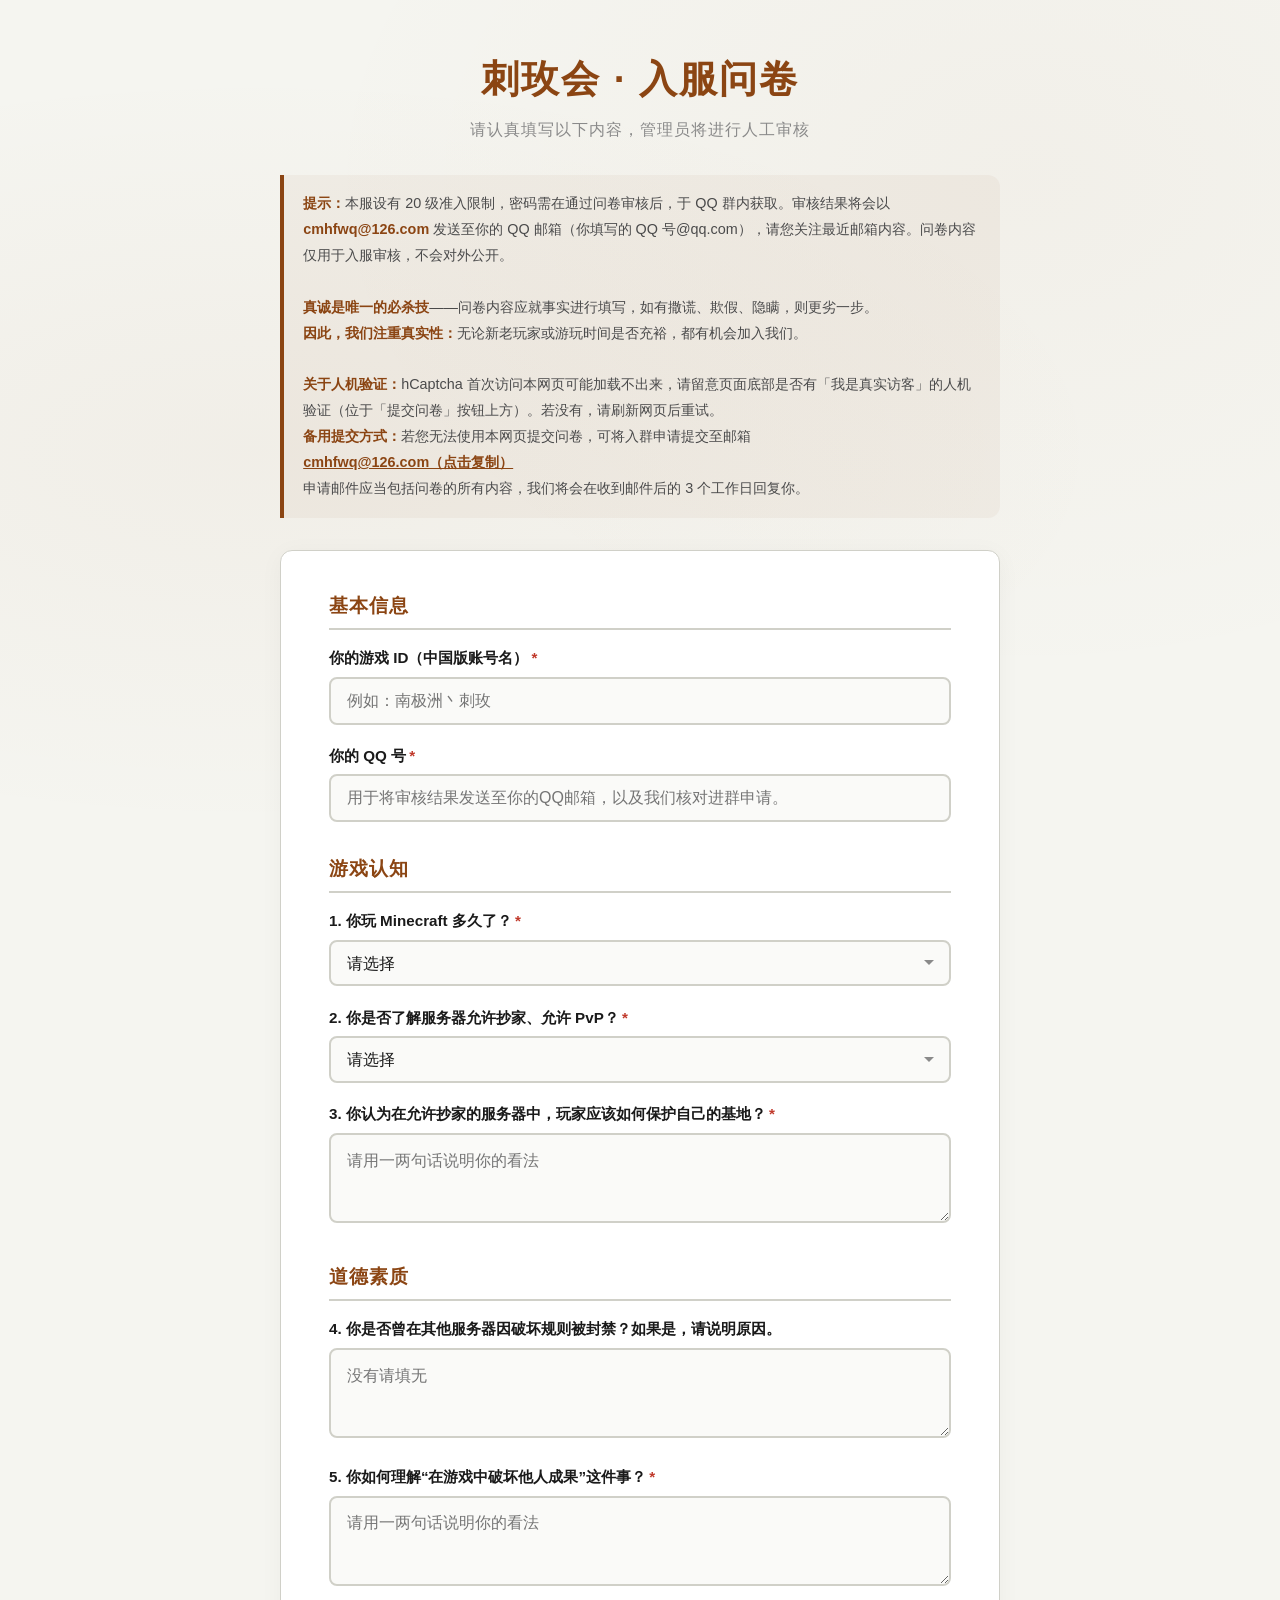
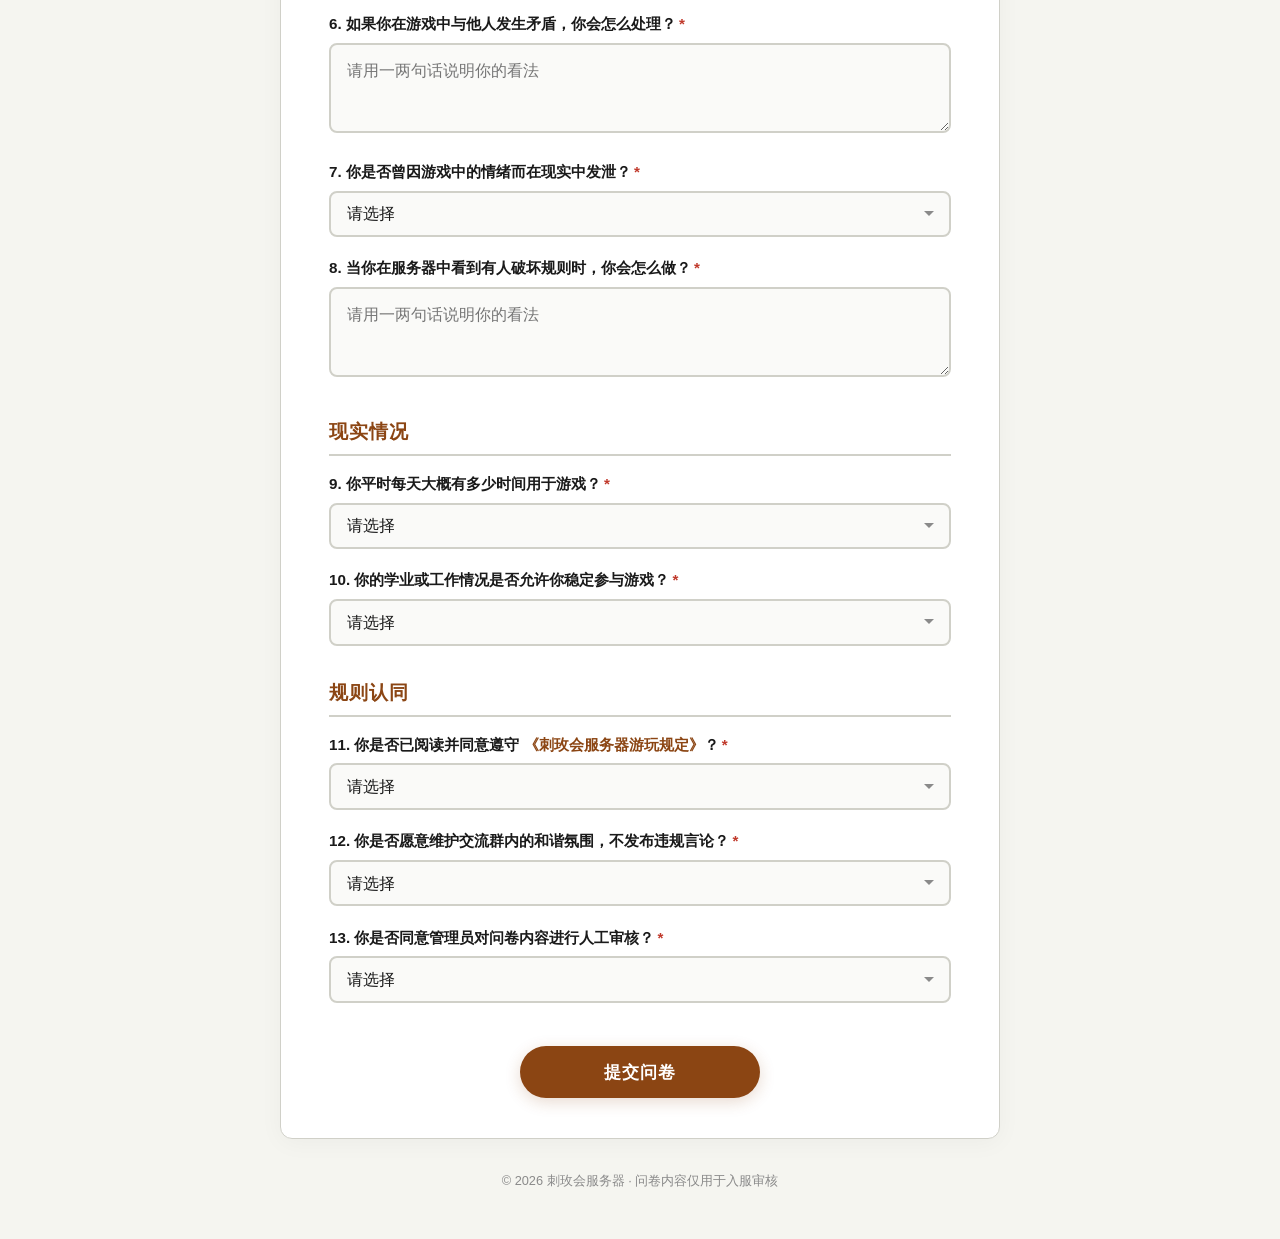
<file: index.html>
<!DOCTYPE html>
<html lang="zh-CN">
<head>
    <meta charset="UTF-8">
    <meta name="viewport" content="width=device-width, initial-scale=1.0">
    <title>刺玫会 · 入服问卷</title>
    <link rel="icon" type="image/png" href="favicon.png" />
    <link rel="stylesheet" href="style.css" />
    <script src="https://web3forms.com/client/script.js" async defer></script>
    <script>
        // 记录页面加载时间
        var formStartTime = Date.now();
        // 记录每题开始填写的时间
        var questionStartTimes = {};

        document.addEventListener('DOMContentLoaded', function() {
            var fields = document.querySelectorAll('input[name], select[name], textarea[name]');
            fields.forEach(function(field) {
                var name = field.getAttribute('name');
                if (!name || name === 'access_key' || name === 'subject' || name === 'from_name') return;

                field.addEventListener('focus', function() {
                    if (!questionStartTimes[name]) {
                        questionStartTimes[name] = Date.now();
                    }
                });

                field.addEventListener('change', function() {
                    if (!questionStartTimes[name]) {
                        questionStartTimes[name] = Date.now();
                    }
                });
            });
        });
    </script>
</head>
<body>
    <div class="container">
        <!-- 页面内提示框 -->
        <div id="toast" class="toast"></div>

        <!-- 标题 -->
        <h1 class="page-title">刺玫会 · 入服问卷</h1>
        <p class="page-subtitle">请认真填写以下内容，管理员将进行人工审核</p>

        <!-- 提示框 -->
        <div class="notice">
            <strong>提示：</strong>本服设有 20 级准入限制，密码需在通过问卷审核后，于 QQ 群内获取。审核结果将会以<strong> cmhfwq@126.com </strong>发送至你的 QQ 邮箱（你填写的 QQ 号@qq.com），请您关注最近邮箱内容。问卷内容仅用于入服审核，不会对外公开。<br><br>
            <strong>真诚是唯一的必杀技</strong>——问卷内容应就事实进行填写，如有撒谎、欺假、隐瞒，则更劣一步。<br>
            <strong>因此，我们注重真实性：</strong>无论新老玩家或游玩时间是否充裕，都有机会加入我们。<br><br>
            <strong>关于人机验证：</strong>hCaptcha 首次访问本网页可能加载不出来，请留意页面底部是否有「我是真实访客」的人机验证（位于「提交问卷」按钮上方）。若没有，请刷新网页后重试。<br>
            <strong>备用提交方式：</strong>若您无法使用本网页提交问卷，可将入群申请提交至邮箱<br> <strong><span id="email-copy-2" style="cursor:pointer; text-decoration:underline; color:var(--accent);" onclick="copyEmail('cmhfwq@126.com', 'copy-tip-2')">cmhfwq@126.com（点击复制）</span><span id="copy-tip-2" style="display:none; font-size:0.8rem; color:var(--text-muted); margin-left:0.5rem;">已复制，请去QQ邮箱写信</span></strong><br>申请邮件应当包括问卷的所有内容，我们将会在收到邮件后的 3 个工作日回复你。
        </div>

        <!-- 表单卡片 -->
        <div class="form-card">
            <form action="https://api.web3forms.com/submit" method="POST">
                <input type="hidden" name="access_key" value="2aa01217-4116-4361-85f9-f4e2db3414f3">
                <input type="hidden" name="subject" value="刺玫会入服问卷申请">
                <input type="hidden" name="from_name" value="刺玫会问卷系统">

                <!-- 填写时长记录（隐藏） -->
                <input type="hidden" name="提交时间" id="submitTime" value="">
                <input type="hidden" name="填写总时长" id="totalDuration" value="">
                <input type="hidden" name="各题填写时长" id="perQuestionDuration" value="">

                <!-- ============================================================ -->
                <!-- 基本信息 -->
                <!-- ============================================================ -->
                <div class="section-title">基本信息</div>

                <div class="form-group">
                    <label>你的游戏 ID（中国版账号名）<span class="required">*</span></label>
                    <input type="text" name="游戏ID" required placeholder="例如：南极洲丶刺玫">
                </div>

                <div class="form-group">
                    <label>你的 QQ 号<span class="required">*</span></label>
                    <input type="text" name="QQ号" required placeholder="用于将审核结果发送至你的QQ邮箱，以及我们核对进群申请。">
                </div>

                <!-- ============================================================ -->
                <!-- 游戏认知 -->
                <!-- ============================================================ -->
                <div class="section-title">游戏认知</div>

                <div class="form-group">
                    <label>1. 你玩 Minecraft 多久了？<span class="required">*</span></label>
                    <select name="游玩时长" required>
                        <option value="">请选择</option>
                        <option value="小于3个月">小于 3 个月</option>
                        <option value="3个月到1年">3 个月到 1 年</option>
                        <option value="1年以上">1 年以上</option>
                    </select>
                </div>

                <div class="form-group">
                    <label>2. 你是否了解服务器允许抄家、允许 PvP？<span class="required">*</span></label>
                    <select name="玩法认知" required>
                        <option value="">请选择</option>
                        <option value="了解并接受">了解并接受</option>
                        <option value="了解但不太接受">了解，但不太接受</option>
                        <option value="不了解">不了解</option>
                    </select>
                </div>

                <div class="form-group">
                    <label>3. 你认为在允许抄家的服务器中，玩家应该如何保护自己的基地？<span class="required">*</span></label>
                    <textarea name="基地保护认知" required placeholder="请用一两句话说明你的看法"></textarea>
                </div>

                <!-- ============================================================ -->
                <!-- 道德素质 -->
                <!-- ============================================================ -->
                <div class="section-title">道德素质</div>

                <div class="form-group">
                    <label>4. 你是否曾在其他服务器因破坏规则被封禁？如果是，请说明原因。</label>
                    <textarea name="封禁历史" placeholder="没有请填无"></textarea>
                </div>

                <div class="form-group">
                    <label>5. 你如何理解“在游戏中破坏他人成果”这件事？<span class="required">*</span></label>
                    <textarea name="破坏认知" required placeholder="请用一两句话说明你的看法"></textarea>
                </div>

                <div class="form-group">
                    <label>6. 如果你在游戏中与他人发生矛盾，你会怎么处理？<span class="required">*</span></label>
                    <textarea name="矛盾处理" required placeholder="请用一两句话说明你的看法"></textarea>
                </div>

                <div class="form-group">
                    <label>7. 你是否曾因游戏中的情绪而在现实中发泄？<span class="required">*</span></label>
                    <select name="情绪管理" required>
                        <option value="">请选择</option>
                        <option value="从未">从未</option>
                        <option value="偶尔">偶尔</option>
                        <option value="经常">经常</option>
                    </select>
                </div>

                <div class="form-group">
                    <label>8. 当你在服务器中看到有人破坏规则时，你会怎么做？<span class="required">*</span></label>
                    <textarea name="规则维护" required placeholder="请用一两句话说明你的看法"></textarea>
                </div>

                <!-- ============================================================ -->
                <!-- 现实情况 -->
                <!-- ============================================================ -->
                <div class="section-title">现实情况</div>

                <div class="form-group">
                    <label>9. 你平时每天大概有多少时间用于游戏？<span class="required">*</span></label>
                    <select name="时间分配" required>
                        <option value="">请选择</option>
                        <option value="少于30分钟">少于 30 分钟</option>
                        <option value="30分钟到2小时">30 分钟到 2 小时</option>
                        <option value="2小时以上">2 小时以上</option>
                    </select>
                </div>

                <div class="form-group">
                    <label>10. 你的学业或工作情况是否允许你稳定参与游戏？<span class="required">*</span></label>
                    <select name="现实状态" required>
                        <option value="">请选择</option>
                        <option value="时间充裕">时间充裕</option>
                        <option value="时间一般">时间一般</option>
                        <option value="时间紧张">时间紧张</option>
                    </select>
                </div>

                <!-- ============================================================ -->
                <!-- 规则认同 -->
                <!-- ============================================================ -->
                <div class="section-title">规则认同</div>

                <div class="form-group">
                    <label>11. 你是否已阅读并同意遵守 <a href="https://soserver.github.io/wiki/#page-%E6%B8%B8%E7%8E%A9%E8%A7%84%E5%AE%9AV2.0" target="_blank">《刺玫会服务器游玩规定》</a>？<span class="required">*</span></label>
                    <select name="规则认同" required>
                        <option value="">请选择</option>
                        <option value="已阅读并同意">已阅读并同意</option>
                        <option value="未阅读">未阅读</option>
                    </select>
                </div>

                <div class="form-group">
                    <label>12. 你是否愿意维护交流群内的和谐氛围，不发布违规言论？<span class="required">*</span></label>
                    <select name="群内态度" required>
                        <option value="">请选择</option>
                        <option value="愿意">愿意</option>
                        <option value="不愿意">不愿意</option>
                    </select>
                </div>

                <div class="form-group">
                    <label>13. 你是否同意管理员对问卷内容进行人工审核？<span class="required">*</span></label>
                    <select name="审核同意" required>
                        <option value="">请选择</option>
                        <option value="同意">同意</option>
                        <option value="不同意">不同意</option>
                    </select>
                </div>

                <div class="h-captcha" data-captcha="true"></div>

                <button type="submit" class="submit-btn">提交问卷</button>
            </form>
        </div>

        <div class="footer">
            <p>&copy; 2026 刺玫会服务器 · 问卷内容仅用于入服审核</p>
        </div>
    </div>

    <script>
        // ============================================================
        // 页面内提示框
        // ============================================================
        var toastTimer = null;

        function showToast(message, type) {
            var toast = document.getElementById('toast');
            if (!toast) return;

            toast.textContent = message;
            toast.className = 'toast show';
            if (type) toast.classList.add(type);

            if (toastTimer) clearTimeout(toastTimer);
            toastTimer = setTimeout(function() {
                toast.classList.remove('show');
            }, 3000);
        }

        // ============================================================
        // 提交处理
        // ============================================================
        document.querySelector('form').addEventListener('submit', function(e) {
            // ========== 1. 检查 hCaptcha 是否完成 ==========
            var captchaResponse = document.querySelector('[name="h-captcha-response"]');
            if (!captchaResponse || !captchaResponse.value) {
                e.preventDefault();
                showToast('请先完成人机验证后再提交。', 'warning');

                // 尝试重新加载人机验证
                var captchaContainer = document.querySelector('.h-captcha');
                if (captchaContainer) {
                    captchaContainer.innerHTML = '';
                    // 移除旧的 hCaptcha 脚本
                    var oldScript = document.querySelector('script[src*="hcaptcha"]');
                    if (oldScript) oldScript.remove();

                    // 重新插入脚本
                    var newScript = document.createElement('script');
                    newScript.src = 'https://js.hcaptcha.com/1/api.js';
                    newScript.async = true;
                    newScript.defer = true;
                    newScript.onload = function() {
                        if (typeof hcaptcha !== 'undefined') {
                            try {
                                var widgetId = hcaptcha.render(captchaContainer, {
                                    sitekey: captchaContainer.dataset.sitekey || ''
                                });
                            } catch (err) {
                                console.warn('hCaptcha 重新渲染失败:', err);
                            }
                        }
                    };
                    document.head.appendChild(newScript);
                }
                return false;
            }

            // ========== 2. 前端限流：同一设备 30 分钟只能提交一次 ==========
            var lastSubmit = localStorage.getItem('cmh_survey_last_submit');
            if (lastSubmit) {
                var elapsed = Date.now() - parseInt(lastSubmit);
                var remaining = 30 * 60 * 1000 - elapsed;
                if (remaining > 0) {
                    e.preventDefault();
                    var minutes = Math.ceil(remaining / 60000);
                    showToast('您已提交过问卷，请等待 ' + minutes + ' 分钟后再试。', 'warning');
                    return false;
                }
            }

            // ========== 3. 记录本次提交时间 ==========
            var now = Date.now();
            localStorage.setItem('cmh_survey_last_submit', String(now));

            // ========== 4. 记录提交时间（可读格式） ==========
            var submitDate = new Date(now);
            var submitTimeStr = submitDate.getFullYear() + '-' +
                String(submitDate.getMonth() + 1).padStart(2, '0') + '-' +
                String(submitDate.getDate()).padStart(2, '0') + ' ' +
                String(submitDate.getHours()).padStart(2, '0') + ':' +
                String(submitDate.getMinutes()).padStart(2, '0') + ':' +
                String(submitDate.getSeconds()).padStart(2, '0');
            document.getElementById('submitTime').value = submitTimeStr;

            // ========== 5. 计算填写时长 ==========
            var totalDuration = Math.round((now - formStartTime) / 1000);
            document.getElementById('totalDuration').value = totalDuration + ' 秒';

            var fields = document.querySelectorAll('input[name], select[name], textarea[name]');
            var records = [];
            fields.forEach(function(field) {
                var name = field.getAttribute('name');
                if (!name || name === 'access_key' || name === 'subject' || name === 'from_name') return;
                if (questionStartTimes[name]) {
                    records.push({ name: name, time: questionStartTimes[name] });
                }
            });

            records.sort(function(a, b) { return a.time - b.time; });

            var durations = [];
            var lastTime = formStartTime;

            for (var i = 0; i < records.length; i++) {
                var gap = Math.round((records[i].time - lastTime) / 1000);
                durations.push(records[i].name + ': ' + gap + '秒');
                lastTime = records[i].time;
            }

            var lastGap = Math.round((now - lastTime) / 1000);
            durations.push('（提交前）: ' + lastGap + '秒');

            document.getElementById('perQuestionDuration').value = durations.join(' | ');
        });
        function copyEmail(email, tipId) {
            if (navigator.clipboard && navigator.clipboard.writeText) {
                navigator.clipboard.writeText(email).then(function() {
                    showCopyTip(tipId);
                }).catch(function() {
                    fallbackCopy(email, tipId);
                });
            } else {
                fallbackCopy(email, tipId);
            }
        }

        function fallbackCopy(email, tipId) {
            var input = document.createElement('input');
            input.value = email;
            document.body.appendChild(input);
            input.select();
            document.execCommand('copy');
            document.body.removeChild(input);
            showCopyTip(tipId);
        }

        function showCopyTip(tipId) {
            var tip = document.getElementById(tipId);
            if (tip) {
                tip.style.display = 'inline';
                setTimeout(function() {
                    tip.style.display = 'none';
                }, 3000);
            }
        }
    </script>
</body>
</html>
</file>
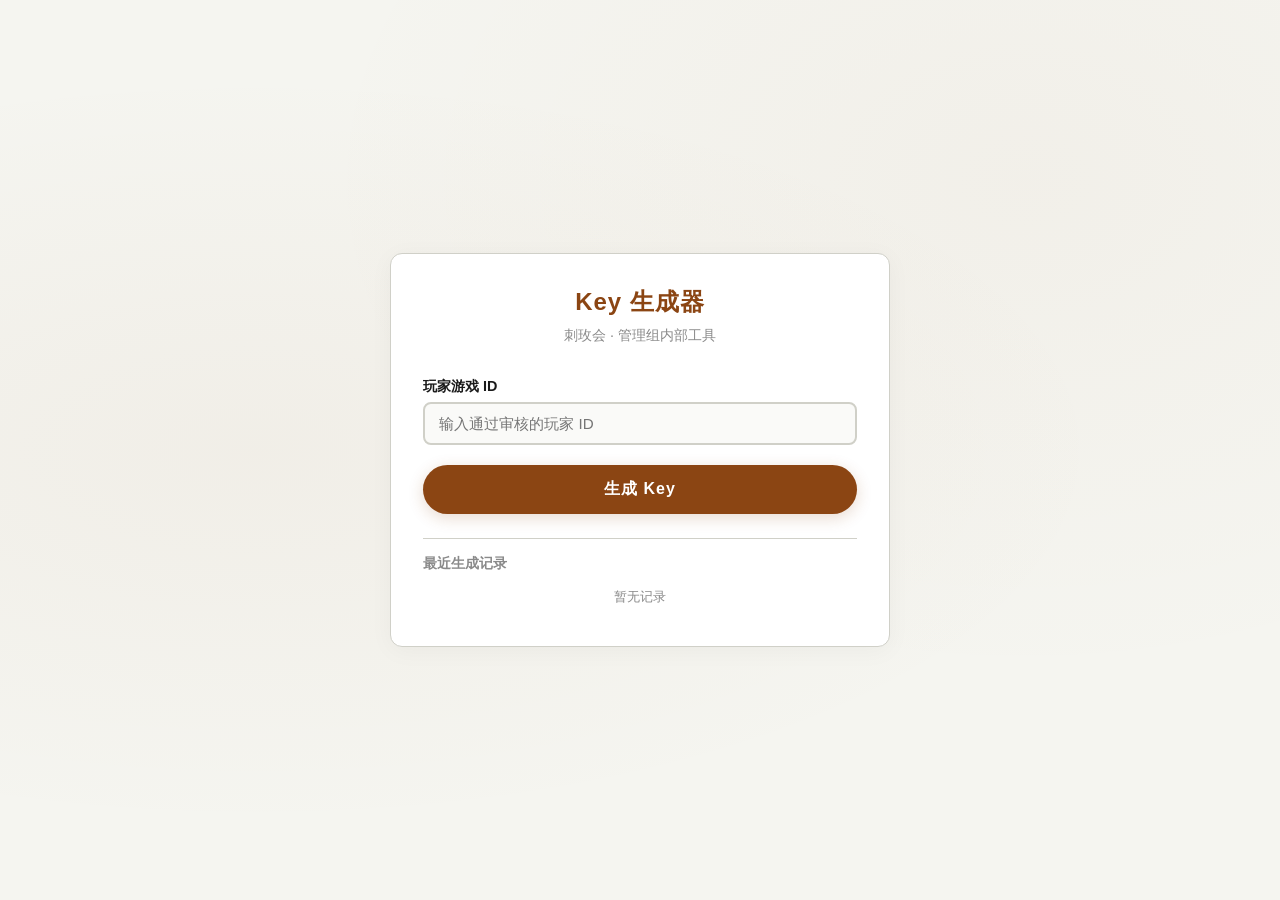
<file: keygen.html>
<!DOCTYPE html>
<html lang="zh-CN">
<head>
    <meta charset="UTF-8">
    <meta name="viewport" content="width=device-width, initial-scale=1.0">
    <title>刺玫会 · Key 生成器</title>
    <link rel="icon" type="image/png" href="favicon.png" />
    <style>
        * {
            margin: 0;
            padding: 0;
            box-sizing: border-box;
        }

        :root {
            --bg-primary: #f5f5f0;
            --bg-card: #ffffff;
            --border-color: #d0d0c8;
            --text-primary: #1a1a1a;
            --text-secondary: #4a4a4a;
            --text-muted: #8a8a8a;
            --accent: #8B4513;
            --accent-hover: #A0522D;
            --radius: 12px;
        }

        body {
            font-family: -apple-system, BlinkMacSystemFont, "Segoe UI", Roboto, "PingFang SC", "Microsoft YaHei", sans-serif;
            background: var(--bg-primary);
            color: var(--text-primary);
            min-height: 100vh;
            padding: 2rem 1rem;
            display: flex;
            align-items: center;
            justify-content: center;
            background-image: radial-gradient(ellipse at 20% 50%, rgba(139, 69, 19, 0.04) 0%, transparent 60%),
                              radial-gradient(ellipse at 80% 20%, rgba(139, 69, 19, 0.03) 0%, transparent 50%);
            background-attachment: fixed;
        }

        .container {
            max-width: 500px;
            width: 100%;
        }

        .card {
            background: var(--bg-card);
            border: 1px solid var(--border-color);
            border-radius: var(--radius);
            padding: 2rem;
            box-shadow: 0 4px 24px rgba(0, 0, 0, 0.04);
        }

        h1 {
            font-size: 1.5rem;
            color: var(--accent);
            text-align: center;
            margin-bottom: 0.5rem;
            letter-spacing: 1px;
        }

        .subtitle {
            text-align: center;
            font-size: 0.9rem;
            color: var(--text-muted);
            margin-bottom: 2rem;
        }

        .form-group {
            margin-bottom: 1.2rem;
        }

        label {
            display: block;
            font-weight: 600;
            margin-bottom: 0.4rem;
            font-size: 0.9rem;
        }

        input[type="text"] {
            width: 100%;
            padding: 0.7rem 0.9rem;
            border: 2px solid var(--border-color);
            border-radius: 8px;
            font-size: 0.95rem;
            font-family: inherit;
            color: var(--text-primary);
            background: #fafaf8;
            outline: none;
            transition: border-color 0.3s ease, box-shadow 0.3s ease;
        }

        input[type="text"]:focus {
            border-color: var(--accent);
            box-shadow: 0 0 0 3px rgba(139, 69, 19, 0.12);
            background: #fff;
        }

        .btn {
            width: 100%;
            padding: 0.9rem 2rem;
            border: none;
            border-radius: 40px;
            font-size: 1rem;
            font-weight: 700;
            font-family: inherit;
            cursor: pointer;
            transition: all 0.3s cubic-bezier(0.34, 1.56, 0.64, 1);
            letter-spacing: 1px;
        }

        .btn-primary {
            background: var(--accent);
            color: #fff;
            box-shadow: 0 4px 16px rgba(139, 69, 19, 0.2);
        }

        .btn-primary:hover {
            background: var(--accent-hover);
            transform: translateY(-2px);
            box-shadow: 0 6px 24px rgba(139, 69, 19, 0.3);
        }

        .btn-primary:active {
            transform: translateY(0) scale(0.98);
        }

        .btn-secondary {
            background: rgba(0, 0, 0, 0.04);
            color: var(--text-secondary);
            border: 1px solid var(--border-color);
            margin-top: 0.6rem;
        }

        .btn-secondary:hover {
            background: rgba(0, 0, 0, 0.08);
        }

        .result-box {
            margin-top: 1.5rem;
            background: rgba(139, 69, 19, 0.04);
            border: 2px solid var(--accent);
            border-radius: var(--radius);
            padding: 1.2rem;
            text-align: center;
        }

        .result-label {
            font-size: 0.8rem;
            color: var(--text-muted);
            margin-bottom: 0.4rem;
            letter-spacing: 1px;
        }

        .result-key {
            font-size: 1.6rem;
            font-weight: 700;
            color: var(--accent);
            letter-spacing: 2px;
            font-family: 'Courier New', monospace;
            word-break: break-all;
            user-select: all;
            cursor: pointer;
        }

        .result-hint {
            font-size: 0.75rem;
            color: var(--text-muted);
            margin-top: 0.5rem;
        }

        .toast {
            position: fixed;
            top: 1.5rem;
            left: 50%;
            transform: translateX(-50%) translateY(-20px);
            background: #fff;
            border: 2px solid var(--accent);
            border-radius: var(--radius);
            padding: 0.8rem 1.5rem;
            font-size: 0.9rem;
            box-shadow: 0 8px 32px rgba(0, 0, 0, 0.12);
            z-index: 9999;
            opacity: 0;
            visibility: hidden;
            transition: all 0.35s cubic-bezier(0.34, 1.56, 0.64, 1);
        }

        .toast.show {
            opacity: 1;
            visibility: visible;
            transform: translateX(-50%) translateY(0);
        }

        .history {
            margin-top: 1.5rem;
            border-top: 1px solid var(--border-color);
            padding-top: 1rem;
        }

        .history-title {
            font-size: 0.85rem;
            color: var(--text-muted);
            margin-bottom: 0.5rem;
            font-weight: 600;
        }

        .history-item {
            display: flex;
            justify-content: space-between;
            align-items: center;
            padding: 0.4rem 0.6rem;
            border-radius: 6px;
            font-size: 0.85rem;
            color: var(--text-secondary);
            transition: background 0.2s ease;
        }

        .history-item:hover {
            background: rgba(0, 0, 0, 0.03);
        }

        .history-item .history-key {
            font-family: 'Courier New', monospace;
            color: var(--accent);
            font-weight: 600;
        }

        .history-item .history-player {
            color: var(--text-muted);
            font-size: 0.8rem;
        }

        .empty-history {
            font-size: 0.8rem;
            color: var(--text-muted);
            text-align: center;
            padding: 0.5rem 0;
        }
    </style>
</head>
<body>
    <div class="toast" id="toast"></div>

    <div class="container">
        <div class="card">
            <h1>Key 生成器</h1>
            <p class="subtitle">刺玫会 · 管理组内部工具</p>

            <div class="form-group">
                <label>玩家游戏 ID</label>
                <input type="text" id="playerId" placeholder="输入通过审核的玩家 ID" autocomplete="off">
            </div>

            <button class="btn btn-primary" onclick="generateKey()">生成 Key</button>

            <div id="resultBox" class="result-box" style="display:none;">
                <div class="result-label">唯一准入 Key</div>
                <div class="result-key" id="resultKey" onclick="copyKey()"></div>
                <div class="result-hint">点击 Key 可复制</div>
            </div>

            <div class="history">
                <div class="history-title">最近生成记录</div>
                <div id="historyList">
                    <div class="empty-history">暂无记录</div>
                </div>
            </div>
        </div>
    </div>

    <script>
        // ============================================================
        // 生成随机 Key
        // ============================================================
        function generateRandomKey() {
            var chars = 'ABCDEFGHJKLMNPQRSTUVWXYZ23456789';  // 去掉易混淆的 I O 0 1
            var part = function(len) {
                var s = '';
                for (var i = 0; i < len; i++) {
                    s += chars.charAt(Math.floor(Math.random() * chars.length));
                }
                return s;
            };
            return 'CMH-' + part(4) + '-' + part(4);
        }

        // ============================================================
        // 生成并显示 Key
        // ============================================================
        var currentKey = '';

        function generateKey() {
            var playerId = document.getElementById('playerId').value.trim();
            if (!playerId) {
                showToast('请先输入玩家游戏 ID');
                return;
            }

            var key = generateRandomKey();
            currentKey = key;

            document.getElementById('resultKey').textContent = key;
            document.getElementById('resultBox').style.display = 'block';

            // 保存到历史记录
            saveHistory(playerId, key);

            showToast('Key 已生成，点击可复制');
        }

        // ============================================================
        // 复制 Key
        // ============================================================
        function copyKey() {
            if (!currentKey) return;
            if (navigator.clipboard) {
                navigator.clipboard.writeText(currentKey).then(function() {
                    showToast('已复制到剪贴板');
                }).catch(function() {
                    fallbackCopy(currentKey);
                });
            } else {
                fallbackCopy(currentKey);
            }
        }

        function fallbackCopy(text) {
            var textarea = document.createElement('textarea');
            textarea.value = text;
            textarea.style.position = 'fixed';
            textarea.style.opacity = '0';
            document.body.appendChild(textarea);
            textarea.select();
            try {
                document.execCommand('copy');
                showToast('已复制到剪贴板');
            } catch (e) {
                showToast('复制失败，请手动选择');
            }
            document.body.removeChild(textarea);
        }

        // ============================================================
        // 历史记录（localStorage）
        // ============================================================
        var HISTORY_KEY = 'cmh_keygen_history';
        var MAX_HISTORY = 20;

        function saveHistory(playerId, key) {
            var history = loadHistory();
            history.unshift({
                playerId: playerId,
                key: key,
                time: new Date().toLocaleString('zh-CN')
            });
            if (history.length > MAX_HISTORY) {
                history = history.slice(0, MAX_HISTORY);
            }
            localStorage.setItem(HISTORY_KEY, JSON.stringify(history));
            renderHistory();
        }

        function loadHistory() {
            try {
                var data = localStorage.getItem(HISTORY_KEY);
                return data ? JSON.parse(data) : [];
            } catch (e) {
                return [];
            }
        }

        function renderHistory() {
            var list = document.getElementById('historyList');
            var history = loadHistory();
            if (history.length === 0) {
                list.innerHTML = '<div class="empty-history">暂无记录</div>';
                return;
            }

            var html = '';
            for (var i = 0; i < history.length; i++) {
                var item = history[i];
                html += '<div class="history-item">';
                html += '<span class="history-player">' + item.playerId + '</span>';
                html += '<span class="history-key" onclick="copyText(\'' + item.key + '\')">' + item.key + '</span>';
                html += '</div>';
            }
            list.innerHTML = html;
        }

        function copyText(text) {
            if (navigator.clipboard) {
                navigator.clipboard.writeText(text).then(function() {
                    showToast('已复制：' + text);
                });
            } else {
                fallbackCopy(text);
            }
        }

        // ============================================================
        // 提示框
        // ============================================================
        var toastTimer = null;

        function showToast(message) {
            var toast = document.getElementById('toast');
            toast.textContent = message;
            toast.className = 'toast show';
            if (toastTimer) clearTimeout(toastTimer);
            toastTimer = setTimeout(function() {
                toast.classList.remove('show');
            }, 2500);
        }

        // ============================================================
        // 初始化
        // ============================================================
        document.addEventListener('DOMContentLoaded', function() {
            renderHistory();
            // 回车生成
            document.getElementById('playerId').addEventListener('keydown', function(e) {
                if (e.key === 'Enter') generateKey();
            });
        });
    </script>
</body>
</html>
</file>
<file: style.css>
/* ============================================================
   刺玫会 · 入服问卷样式
   版本：V1.1
   日期：2026年9月12日
   ============================================================ */

/* ============================================================
   全局重置与变量
   ============================================================ */
* {
    margin: 0;
    padding: 0;
    box-sizing: border-box;
}

:root {
    --bg-primary: #f5f5f0;
    --bg-card: #ffffff;
    --border-color: #d0d0c8;
    --text-primary: #1a1a1a;
    --text-secondary: #4a4a4a;
    --text-muted: #8a8a8a;
    --accent: #8B4513;
    --accent-hover: #A0522D;
    --accent-glow: rgba(139, 69, 19, 0.12);
    --radius: 12px;
    --transition: 0.3s cubic-bezier(0.34, 1.56, 0.64, 1);
}

body {
    font-family: -apple-system, BlinkMacSystemFont, "Segoe UI", Roboto, "PingFang SC", "Microsoft YaHei", sans-serif;
    background: var(--bg-primary);
    color: var(--text-primary);
    min-height: 100vh;
    padding: 2rem 1rem;
    line-height: 1.6;
    background-image: radial-gradient(ellipse at 20% 50%, rgba(139, 69, 19, 0.04) 0%, transparent 60%),
                      radial-gradient(ellipse at 80% 20%, rgba(139, 69, 19, 0.03) 0%, transparent 50%);
    background-attachment: fixed;
    -webkit-tap-highlight-color: transparent;
}

a {
    color: var(--accent);
    text-decoration: none;
    transition: color var(--transition);
}

a:hover {
    color: var(--accent-hover);
    text-decoration: underline;
}

/* ============================================================
   主容器
   ============================================================ */
.container {
    max-width: 720px;
    margin: 0 auto;
}

/* ============================================================
   标题
   ============================================================ */
.page-title {
    text-align: center;
    font-size: clamp(1.8rem, 4vw, 2.4rem);
    font-weight: 700;
    color: var(--accent);
    letter-spacing: 2px;
    margin-bottom: 0.5rem;
    animation: fadeInDown 0.6s ease forwards;
}

.page-subtitle {
    text-align: center;
    font-size: clamp(0.9rem, 1.5vw, 1rem);
    color: var(--text-muted);
    margin-bottom: 2rem;
    letter-spacing: 1px;
    animation: fadeInDown 0.8s ease forwards;
}

@keyframes fadeInDown {
    from {
        opacity: 0;
        transform: translateY(-20px);
    }
    to {
        opacity: 1;
        transform: translateY(0);
    }
}

/* ============================================================
   提示框
   ============================================================ */
.notice {
    background: rgba(139, 69, 19, 0.04);
    border-left: 4px solid var(--accent);
    border-radius: 0 var(--radius) var(--radius) 0;
    padding: 1rem 1.2rem;
    margin-bottom: 2rem;
    font-size: 0.9rem;
    color: var(--text-secondary);
    line-height: 1.8;
    animation: fadeIn 0.8s ease forwards;
}

.notice strong {
    color: var(--accent);
}

@keyframes fadeIn {
    from { opacity: 0; }
    to { opacity: 1; }
}

/* ============================================================
   表单卡片
   ============================================================ */
.form-card {
    background: var(--bg-card);
    border: 1px solid var(--border-color);
    border-radius: var(--radius);
    padding: 2rem;
    box-shadow: 0 4px 24px rgba(0, 0, 0, 0.04);
    animation: fadeInUp 0.8s ease forwards;
}

@keyframes fadeInUp {
    from {
        opacity: 0;
        transform: translateY(20px);
    }
    to {
        opacity: 1;
        transform: translateY(0);
    }
}

/* ============================================================
   区块标题
   ============================================================ */
.section-title {
    font-size: 1.1rem;
    font-weight: 700;
    color: var(--accent);
    border-bottom: 2px solid var(--border-color);
    padding-bottom: 0.4rem;
    margin: 2rem 0 1rem 0;
    letter-spacing: 1px;
}

.section-title:first-of-type {
    margin-top: 0;
}

/* ============================================================
   表单组
   ============================================================ */
.form-group {
    margin-bottom: 1.2rem;
}

label {
    display: block;
    font-weight: 600;
    margin-bottom: 0.4rem;
    font-size: 0.9rem;
    color: var(--text-primary);
}

label .required {
    color: #c0392b;
    margin-left: 0.2rem;
}

input[type="text"],
input[type="email"],
select,
textarea {
    width: 100%;
    padding: 0.7rem 0.9rem;
    border: 2px solid var(--border-color);
    border-radius: 8px;
    font-size: 0.95rem;
    font-family: inherit;
    color: var(--text-primary);
    background: #fafaf8;
    transition: border-color var(--transition), box-shadow var(--transition);
    outline: none;
    -webkit-tap-highlight-color: transparent;
}

input[type="text"]:focus,
input[type="email"]:focus,
select:focus,
textarea:focus {
    border-color: var(--accent);
    box-shadow: 0 0 0 3px var(--accent-glow);
    background: #fff;
}

input[type="text"]:hover,
input[type="email"]:hover,
select:hover,
textarea:hover {
    border-color: #b0b0a8;
}

textarea {
    resize: vertical;
    min-height: 90px;
    line-height: 1.6;
}

select {
    cursor: pointer;
    appearance: none;
    background-image: url("data:image/svg+xml,%3Csvg xmlns='http://www.w3.org/2000/svg' width='12' height='12' viewBox='0 0 12 12'%3E%3Cpath fill='%238a8a8a' d='M6 8L1 3h10z'/%3E%3C/svg%3E");
    background-repeat: no-repeat;
    background-position: right 0.9rem center;
    padding-right: 2.5rem;
}

/* ============================================================
   按钮
   ============================================================ */
.submit-btn {
    background: var(--accent);
    color: #fff;
    border: none;
    padding: 0.9rem 2rem;
    border-radius: 40px;
    font-size: 1.05rem;
    font-weight: 700;
    font-family: inherit;
    letter-spacing: 1px;
    cursor: pointer;
    width: 100%;
    margin-top: 1.5rem;
    transition: all var(--transition);
    box-shadow: 0 4px 16px rgba(139, 69, 19, 0.2);
    -webkit-tap-highlight-color: transparent;
}

.submit-btn:hover {
    background: var(--accent-hover);
    transform: translateY(-2px);
    box-shadow: 0 6px 24px rgba(139, 69, 19, 0.3);
}

.submit-btn:active {
    transform: translateY(0) scale(0.98);
    box-shadow: 0 2px 8px rgba(139, 69, 19, 0.2);
}

/* ============================================================
   hCaptcha
   ============================================================ */
.h-captcha {
    margin: 1.2rem 0;
    display: flex;
    justify-content: center;
}

/* ============================================================
   页脚
   ============================================================ */
.footer {
    text-align: center;
    margin-top: 2rem;
    font-size: 0.8rem;
    color: var(--text-muted);
}

.footer a {
    color: var(--text-muted);
}

.footer a:hover {
    color: var(--accent);
}

/* ============================================================
   电脑端适配
   ============================================================ */
@media (min-width: 769px) {
    body {
        padding: 3rem 2rem;
    }

    .form-card {
        padding: 2.5rem 3rem;
    }

    .section-title {
        font-size: 1.2rem;
    }

    label {
        font-size: 0.95rem;
    }

    input[type="text"],
    input[type="email"],
    select,
    textarea {
        font-size: 1rem;
        padding: 0.8rem 1rem;
    }

    .submit-btn {
        width: auto;
        min-width: 240px;
        display: block;
        margin-left: auto;
        margin-right: auto;
    }
}

/* ============================================================
   手机端适配
   ============================================================ */
@media (max-width: 768px) {
    body {
        padding: 1.2rem 0.8rem;
    }

    .form-card {
        padding: 1.5rem 1.2rem;
    }

    .notice {
        font-size: 0.85rem;
        padding: 0.8rem 1rem;
    }

    .section-title {
        font-size: 1rem;
        margin: 1.5rem 0 0.8rem 0;
    }

    label {
        font-size: 0.85rem;
    }

    input[type="text"],
    input[type="email"],
    select,
    textarea {
        font-size: 0.9rem;
        padding: 0.6rem 0.8rem;
    }

    .submit-btn {
        font-size: 1rem;
        padding: 0.8rem 1.5rem;
    }
}

/* ============================================================
   禁用移动端点击灰色覆盖
   ============================================================ */
button,
input,
select,
textarea,
a {
    -webkit-tap-highlight-color: transparent;
    -webkit-touch-callout: none;
}

/* ============================================================
   页面内提示框
   ============================================================ */
.toast {
    position: fixed;
    top: 1.5rem;
    left: 50%;
    transform: translateX(-50%) translateY(-20px);
    background: #fff;
    border: 2px solid var(--accent);
    border-radius: var(--radius);
    padding: 0.8rem 1.5rem;
    font-size: 0.95rem;
    color: var(--text-primary);
    box-shadow: 0 8px 32px rgba(0, 0, 0, 0.12);
    z-index: 9999;
    opacity: 0;
    visibility: hidden;
    transition: all 0.35s cubic-bezier(0.34, 1.56, 0.64, 1);
    max-width: 90vw;
    text-align: center;
}

.toast.show {
    opacity: 1;
    visibility: visible;
    transform: translateX(-50%) translateY(0);
}

.toast.success {
    border-color: #27ae60;
}

.toast.warning {
    border-color: #d68910;
}

.toast.error {
    border-color: #c0392b;
}
</file>
